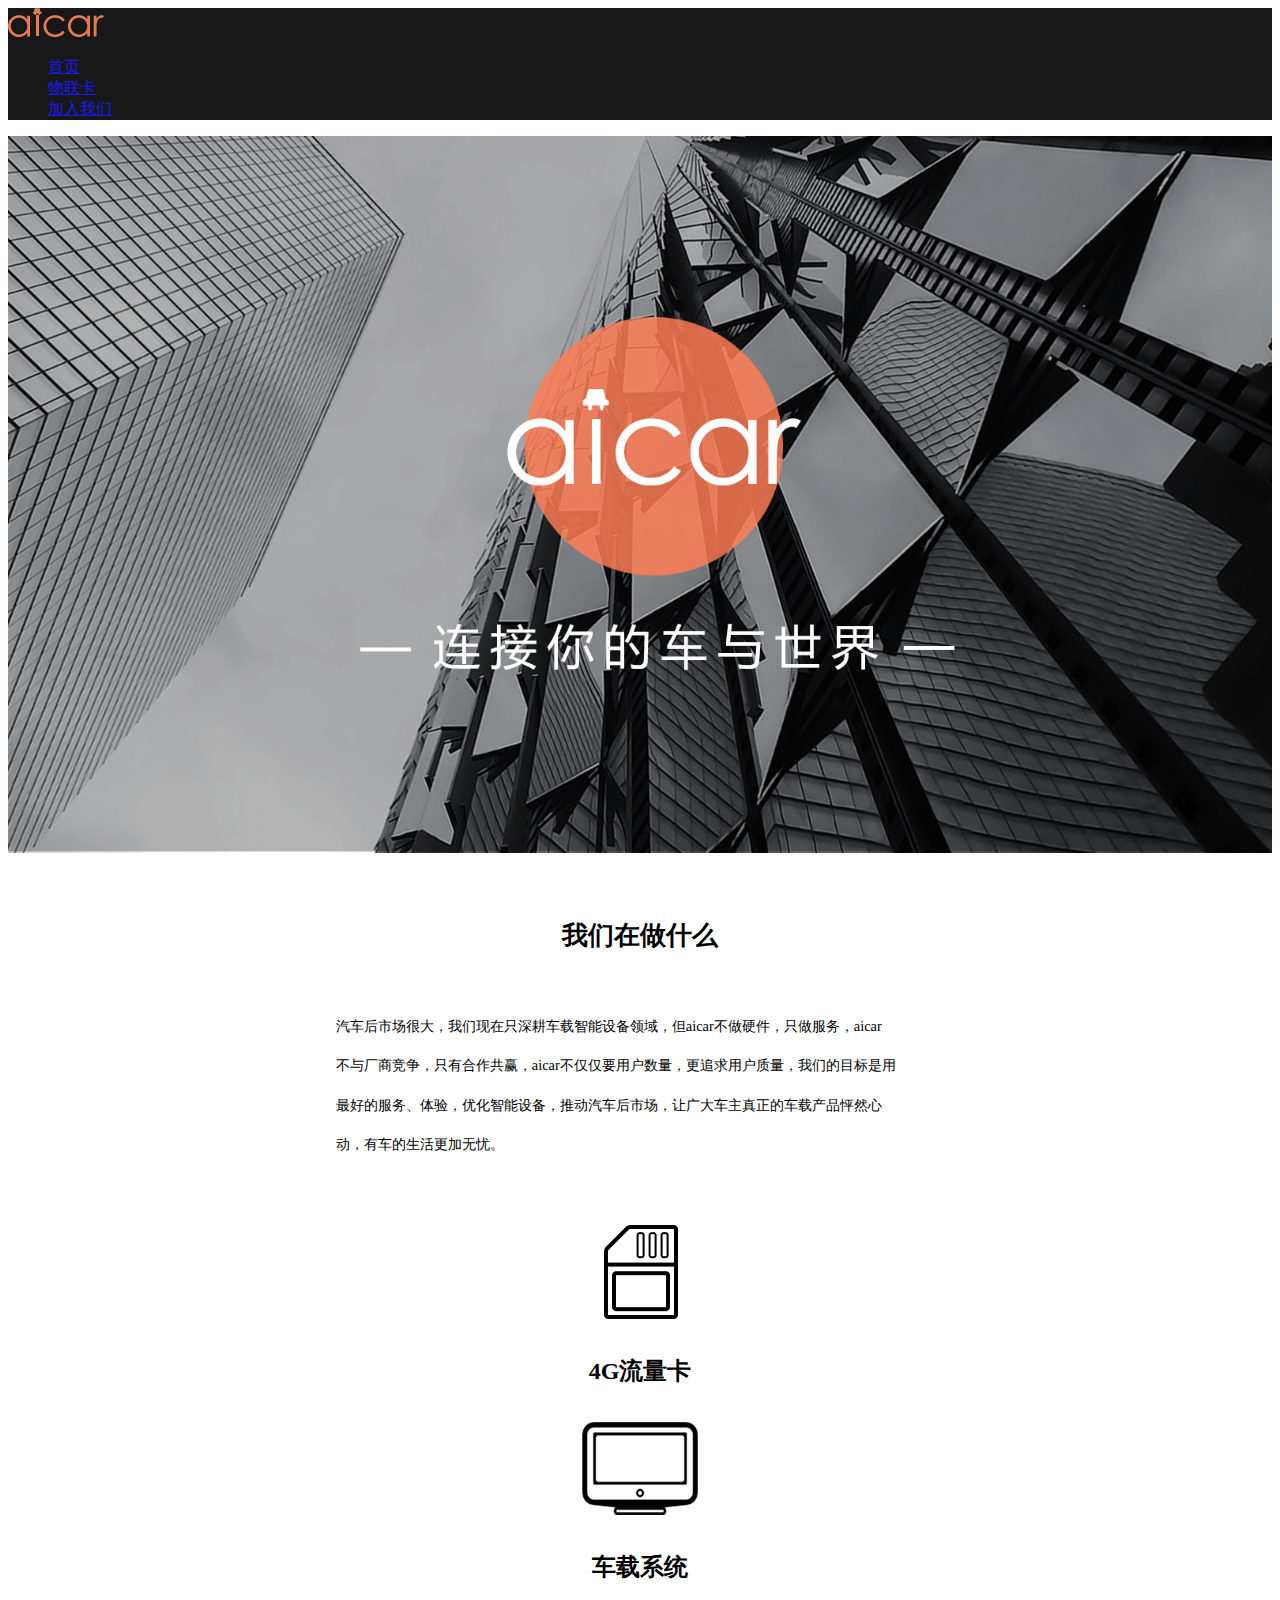
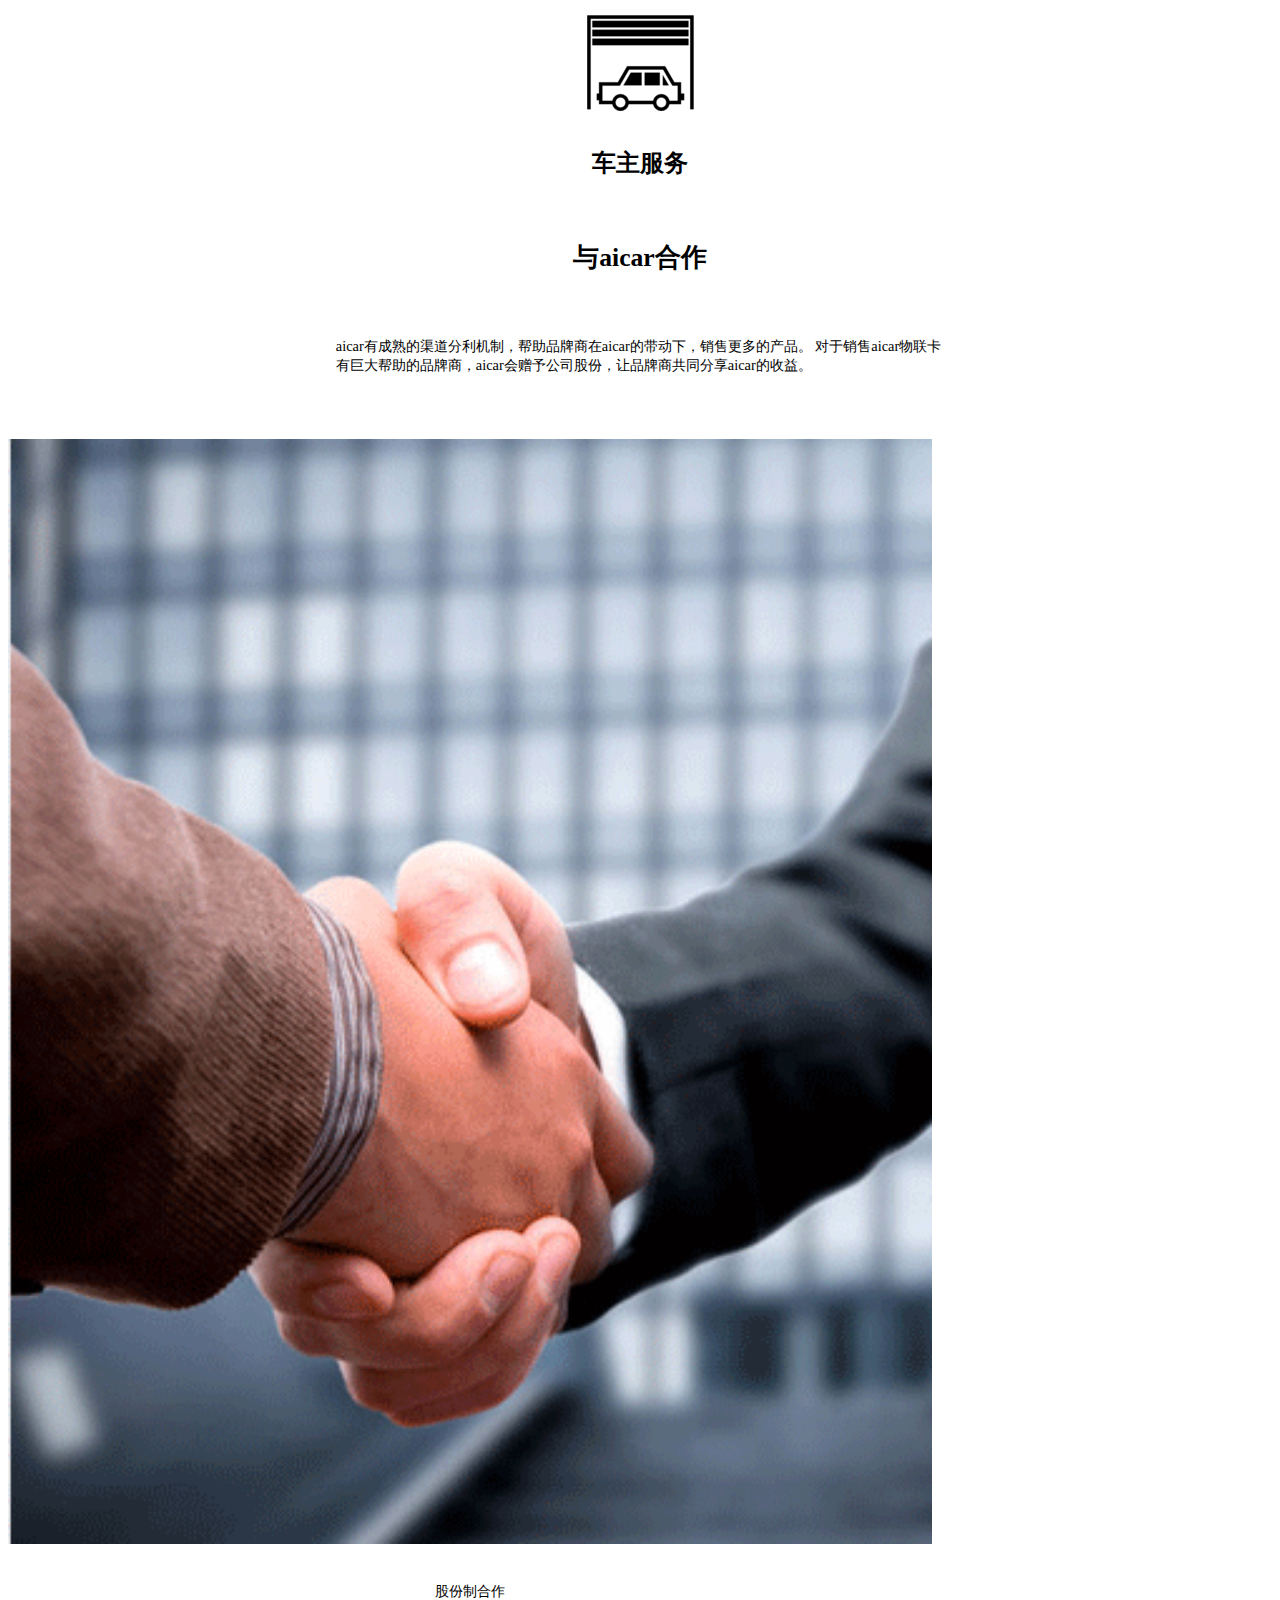
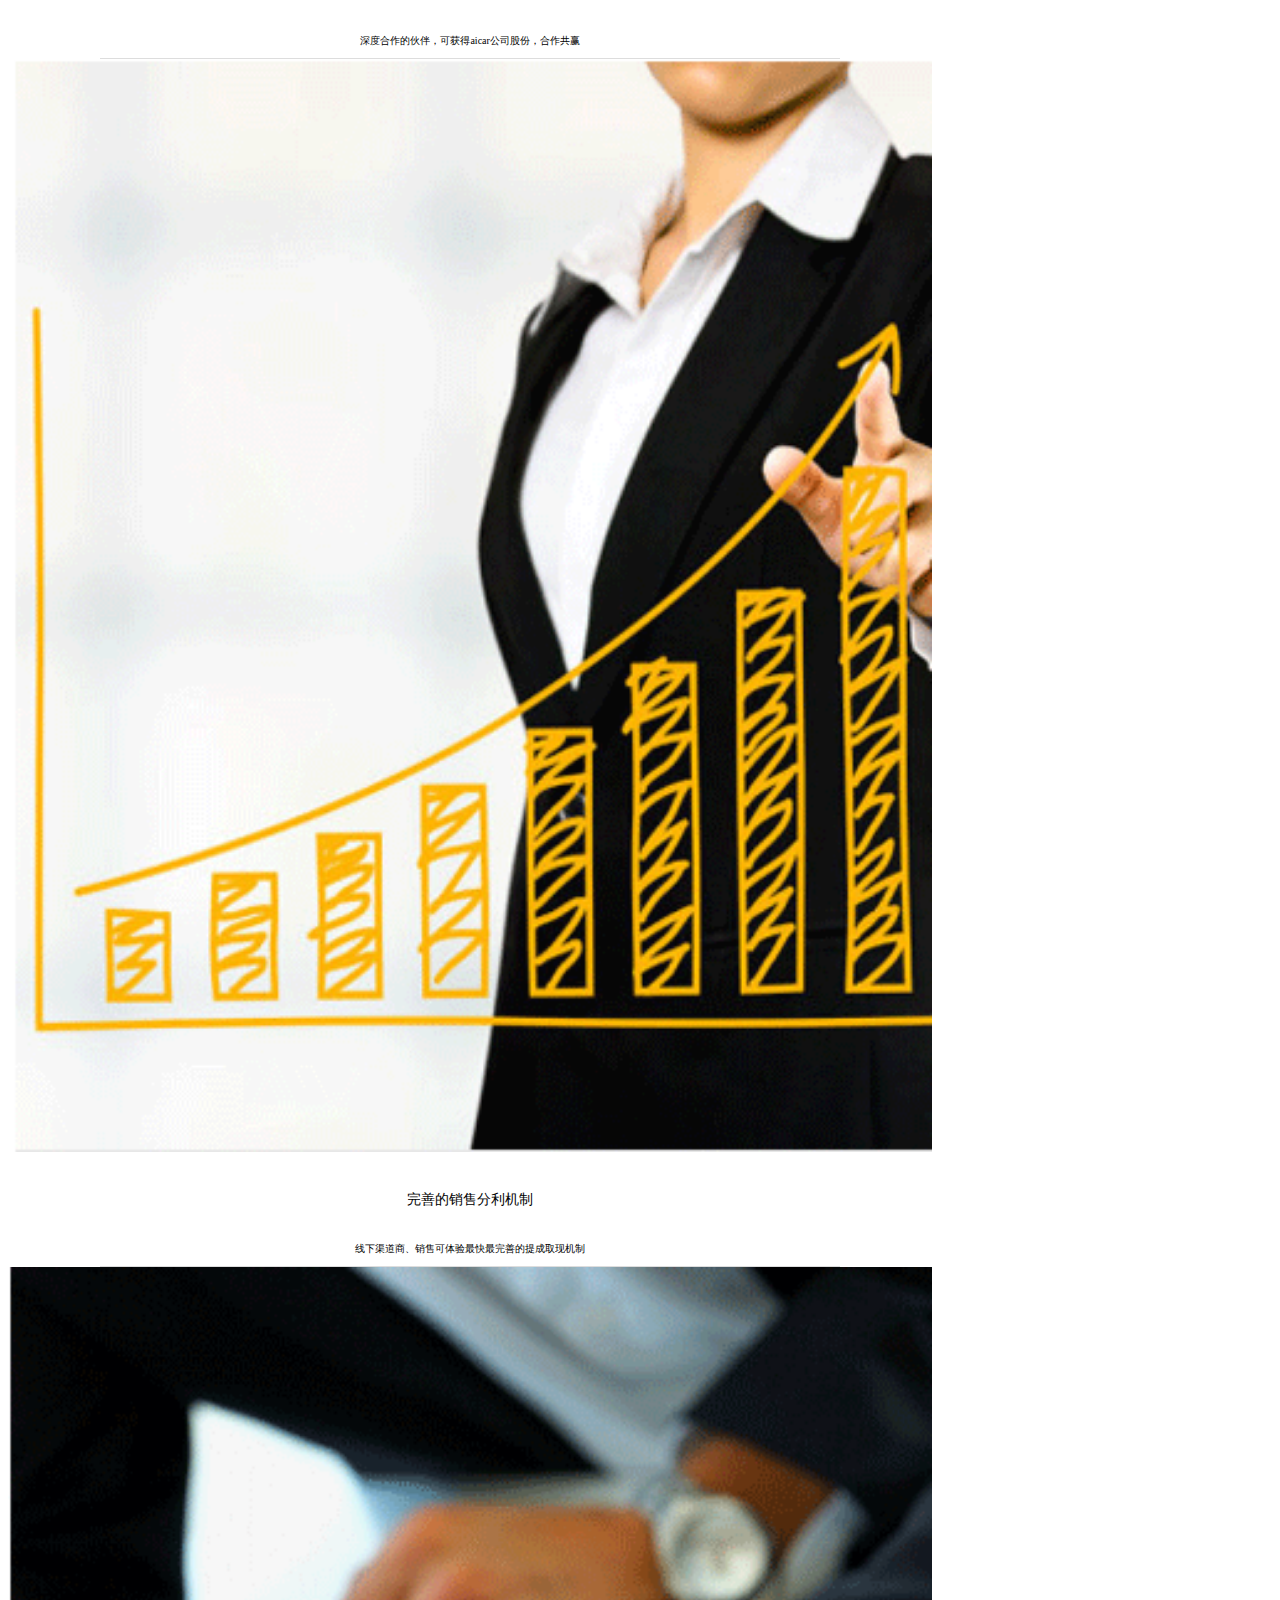
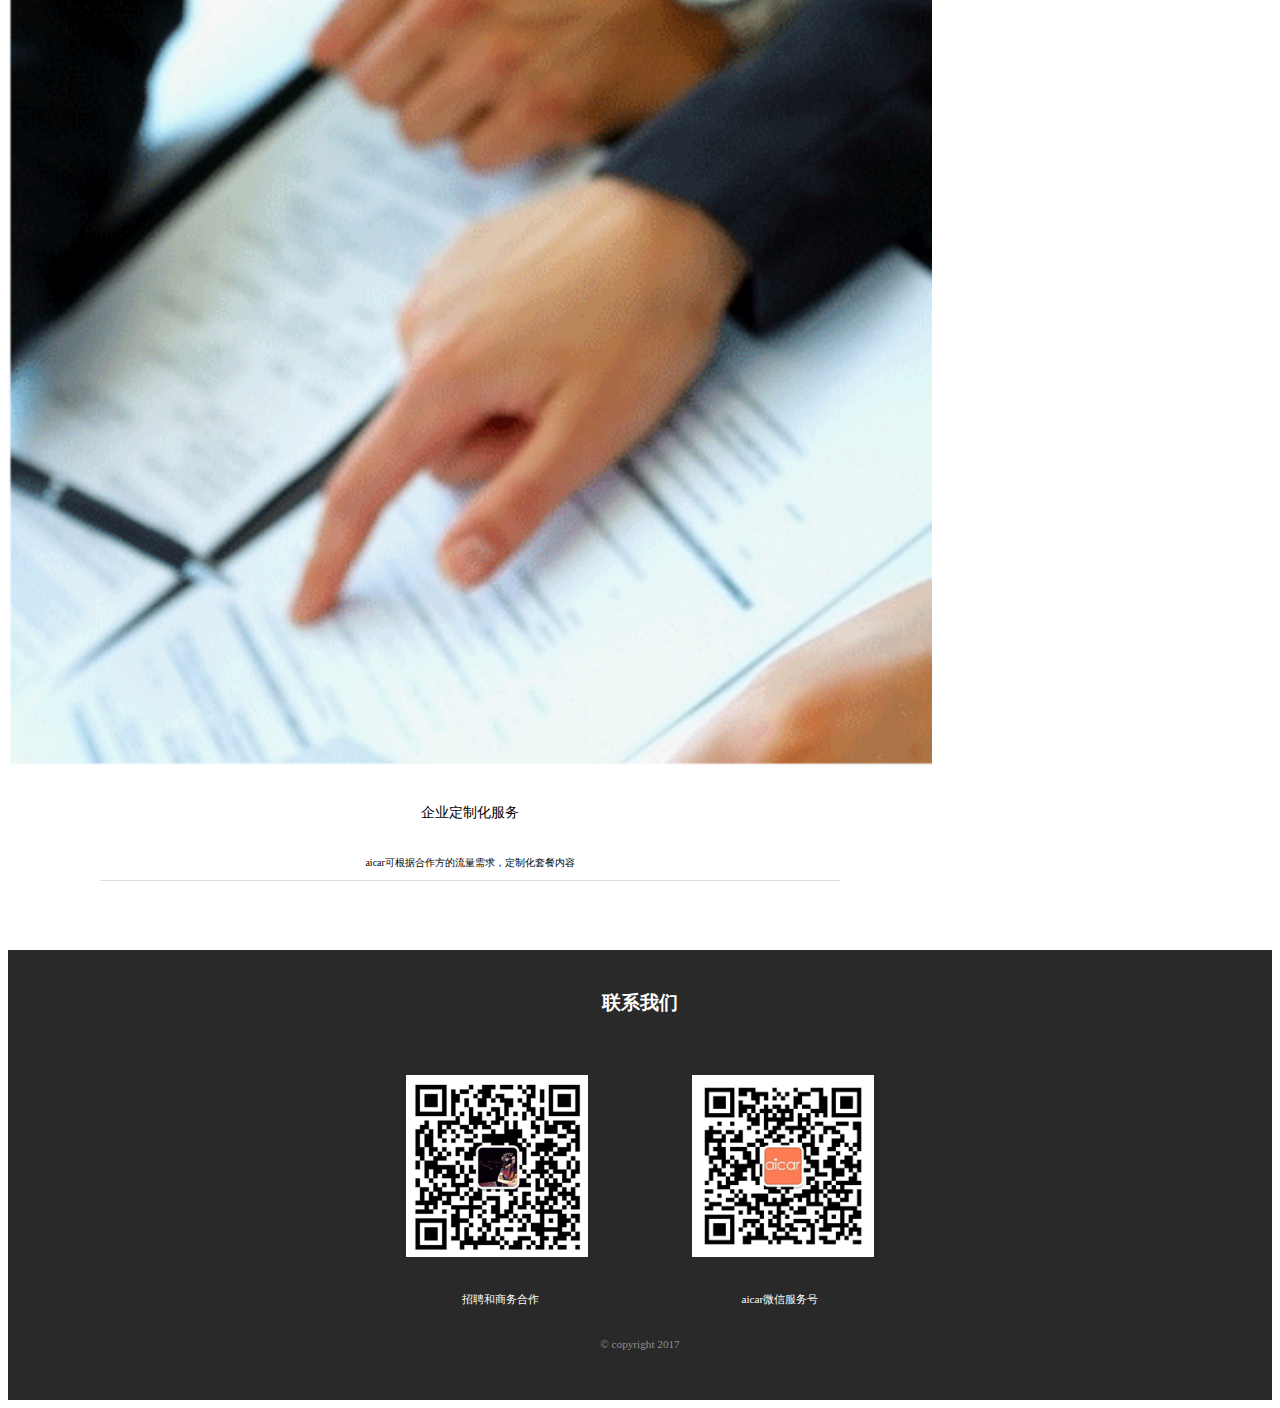
<file: bus/src/main/webapp/index.html>
<!DOCTYPE html>
<html lang="en">
<head>
    <meta charset="UTF-8">
    <title>aicar-专注车载物联卡</title>
    <link rel="stylesheet" href="http://cdn.static.runoob.com/libs/bootstrap/3.3.7/css/bootstrap.min.css">
    <link rel="stylesheet" href="css/xcc.css">
    <link rel="shortcut icon" href="img/easyicon.ico" type="image/x-icon" />
</head>
<style type="text/css">

</style>
<body>

<nav class="navbar navbar-fixed-top   navbar-inverse" role="navigation" style="background:#000; opacity: 0.9;">

<div class="navbar-header">
      <img src="img/aicar.png" class="navbar-brand">
    </div>
    
    <div>
	            <ul class="nav navbar-nav">
	                <li class="active">
	                    <a id="index"  href="http://www.xccnet.com/index.html">首页</a>
	                </li>
	                 <li>
	                    <a id="index"  href="http://www.xccnet.com/aicar.html">物联卡</a>
	                </li>
	                <li>
	                    <a id="addMe"  href="http://www.xccnet.com/addMe.html">加入我们</a>
	                </li> 
				</ul>
	</div>
	</nav>




    <div class="head">
        <img src="img/head_img.png">
    </div>
    
    <div class="list_1">
        <div class="container warp">
            <h2>我们在做什么</h2>
            <div class="row warp_font" >
                <div>
                    <p>汽车后市场很大，我们现在只深耕车载智能设备领域，但aicar不做硬件，只做服务，aicar</p>
                    <p>不与厂商竞争，只有合作共赢，aicar不仅仅要用户数量，更追求用户质量，我们的目标是用</p>
                    <p>最好的服务、体验，优化智能设备，推动汽车后市场，让广大车主真正的车载产品怦然心</p>
                    <p>动，有车的生活更加无忧。</p>
                </div>
            </div>
        </div>
    </div>
    
    <div class="row">
        
        <div class="col-sm-3 col-xs-3 center">
        </div>
        
        <div class="col-sm-2 col-xs-2 center">
        <img src="img/4G.png">
        <h2>4G流量卡</h2>
        </div>
        
        <div class="col-sm-2 col-xs-2 center">
        <img src="img/system.png">
        <h2>车载系统</h2>
        </div>
        
        <div class="col-sm-2 col-xs-2 center">
        <img src="img/car.png">
        <h2>车主服务</h2>
        </div>
        
        <div class="col-sm-3 col-xs-3 center">
        </div>
        
        </div>
        
         <!--  <div class="list_1" style="background-color:#cccccc;margin-top:50px;   ">
        <div class="container warp" style="">
            <h2>我们的团队</h2>
         <div class="row warp_font" >
                <div>
                    <p>aicar团队目前处于早期阶段。团队核心成员均来自小米、高通等软硬件佼佼领域的公司。现在</p>
                    <p>加入aicar，你将与我们一同搭上高速发展的列车，一起挑战行业不可能。有时候，选择大于努</p>
                    <p>力，有志的你为何不来aicar看看？</p>
                </div>
            </div>   
        </div>
    </div>
    
   
    <div  style="background-color:#cccccc;">
    <div class="row">
        <div class="col-sm-3 col-xs-3">
        </div>
        
        <div class="col-sm-4 col-xs-4" align="right">
        <img src="img/work4.png" class="img-responsive">
        </div>
        <div class="col-sm-2 col-xs-2">
        <img src="img/work2_1.png" class="img-responsive">
         <br/>
        <img src="img/work2_2.png" class="img-responsive">
        </div>
        
        <div class="col-sm-3 col-xs-3 ">
        </div>
     </div>
    <div style="min-height:100px;background-color:#cccccc; " class="row"></div>
    </div> -->
    

   <!--  <div class="list_1">
        <div class="container warp">
            <h2>关于aicar</h2>
            <div class="row warp_font" >
                <div>
                    <p>aicar是专注于提供车载物联网流量服务的运营商。也是目前在车联网行业，唯一基于中国移动运营
                        商网络提供包年服务的服务商。
                    </p>
                    <p>aicar为车主提供最人性化的操作体验，清晰的流量套餐，以及可靠的售后服务。对于合作方，aicar
                        具有极具吸引力的合作模式，抱着以服务为本的心态，为企业定制化套餐内容，提供完善的技术支持与平台管理。帮助合作方的产品获得客户的满意。</p>
                </div>
            </div>
        </div>

    </div>

    <div class="list_2">
        <div class="container warp">
            <h2>aicar SIM卡</h2>
            <p>与众不同，品牌与品质的结合</p>
            <div class="row list_2_img" >
                <div class="col-sm-4 col-xs-4 center">
                    <img src="img/move_left.png">
                    <h6>小米移动</h6>
                    <p>aicar是小米公司旗下小米移动的代理商，依托小米移动杰出的运营能力，提供持久、可靠的服务，让合作方无后顾之忧。
                    </p>
                </div>

         <div class="col-sm-4 col-xs-4 center"></div>

    <div class="col-sm-4 col-xs-4 center">
                    <img src="img/move_right.png">
                    <h6>中国移动</h6>
                    <p>aicar的SIM卡基于中国移动提供网络服务，具有信号强，覆盖率高的优势，针对车辆行车地方偏范围广等特点，提供更好的服务支持。
                    </p>
                </div>
            </div>
        </div>
    </div>

    <div class="list_3">
        <div class="container list_3_warp">
            <h2>套餐介绍</h2>
            <p>aicar卡支持普通流量使用、wifi热点共享、媒体内容播放、车载应用安装等工能。在不同的流量套餐的基础上，对用户开放适合其消费的内容。</p>
            <p>aicar为营运车辆及网约车提供特殊流量计划。</p>
            <div class="row" >
                <div class="col-sm-2 col-xs-2 ">
                    <img src="img/introduce_left.png">
                </div>
                <div class="col-sm-10 col-xs-10 list_3_font">
                    <h6>标准年费套餐</h6>
                    <div>198元/年</div>
                    <p>普通流量无限制·赠送wifi热点100M·不支持视频</p>
                </div>
            </div>
            <div class="row" >
                <div class="col-sm-2 col-xs-2 ">
                    <img src="img/introduce_right.png">
                </div>
                <div class="col-sm-10 col-xs-10 list_3_font">
                    <h6>尊享年费套餐</h6>
                    <div>598元/年</div>
                    <p>普通流量无限制·wifi热点共享无限制·视频畅享无限制</p>
                </div>
            </div>
        </div>
    </div>

    <div class="list_4">
        <div class="container list_3_warp">
            <h2>金融计划</h2>
            <p>aicar与智能设备品牌商、金融贷款方联合推出充流量送设备的消费模式。客户只需按月充值流量，即可免费获得智能硬件设备。</p>
            <div class="row" >
                <div class="col-sm-8 col-sm-offset-2 col-xs-8 col-xs-offset-2">
                    <img src="img/pan_img.png">
                </div>
            </div>
            </div>

        </div>

    <div class="list_5">
        <div class="list_3_warp">
            <h2>与aicar合作</h2>
            <p>aicar有成熟的渠道分利机制，帮助品牌商在aicar的带动下，销售更多的产品。
                对于销售aicar物联卡有巨大帮助的品牌商，aicar会赠予公司股份，让品牌商共同分享aicar的收益。</p>
        </div>
        <div class="container list_5_warp">
            <div class="row" >
                <div class="col-sm-4 col-xs-4 ">
                    <img src="img/list_5_1.png">
                    <h6>股份制合作</h6>
                    <p>深度合作的伙伴，可获得aicar公司股份，合作共赢</p>
                    <span></span>
                </div>
                <div class="col-sm-4 col-xs-4 ">
                    <img src="img/list_5_2.png">
                    <h6>完善的销售分利机制</h6>
                    <p>线下渠道商、销售可体验最快最完善的提成取现机制</p>
                    <span></span>
                </div>
                <div class="col-sm-4 col-xs-4 ">
                    <img src="img/list_5_3.png">
                    <h6>企业定制化服务</h6>
                    <p>aicar可根据合作方的流量需求，定制化套餐内容</p>
                    <span></span>
                </div>
            </div>
        </div>

    </div> -->
    
    <div class="list_5">
        <div class="list_3_warp">
            <h2>与aicar合作</h2>
            <p>aicar有成熟的渠道分利机制，帮助品牌商在aicar的带动下，销售更多的产品。
                对于销售aicar物联卡有巨大帮助的品牌商，aicar会赠予公司股份，让品牌商共同分享aicar的收益。</p>
        </div>
        <div class="container list_5_warp">
            <div class="row" >
                <div class="col-sm-4 col-xs-4 ">
                    <img src="img/list_5_1.png">
                    <h6>股份制合作</h6>
                    <p>深度合作的伙伴，可获得aicar公司股份，合作共赢</p>
                    <span></span>
                </div>
                <div class="col-sm-4 col-xs-4 ">
                    <img src="img/list_5_2.png">
                    <h6>完善的销售分利机制</h6>
                    <p>线下渠道商、销售可体验最快最完善的提成取现机制</p>
                    <span></span>
                </div>
                <div class="col-sm-4 col-xs-4 ">
                    <img src="img/list_5_3.png">
                    <h6>企业定制化服务</h6>
                    <p>aicar可根据合作方的流量需求，定制化套餐内容</p>
                    <span></span>
                </div>
            </div>
        </div>

    </div>
    
    
   <div class="foot">
        <h3>联系我们</h3>
     
        <img src="img/erweima.png">
        <img src="img/foot_img.png"  style="margin-left:100px; ">
        
        <p>
        <font>招聘和商务合作</font> 
        <font style="margin-left:200px;">aicar微信服务号 </font>
        </p>
        <div>© copyright 2017</div>
    </div>


</body>
<script src="js/fitScren.js"></script>
</html>
</file>
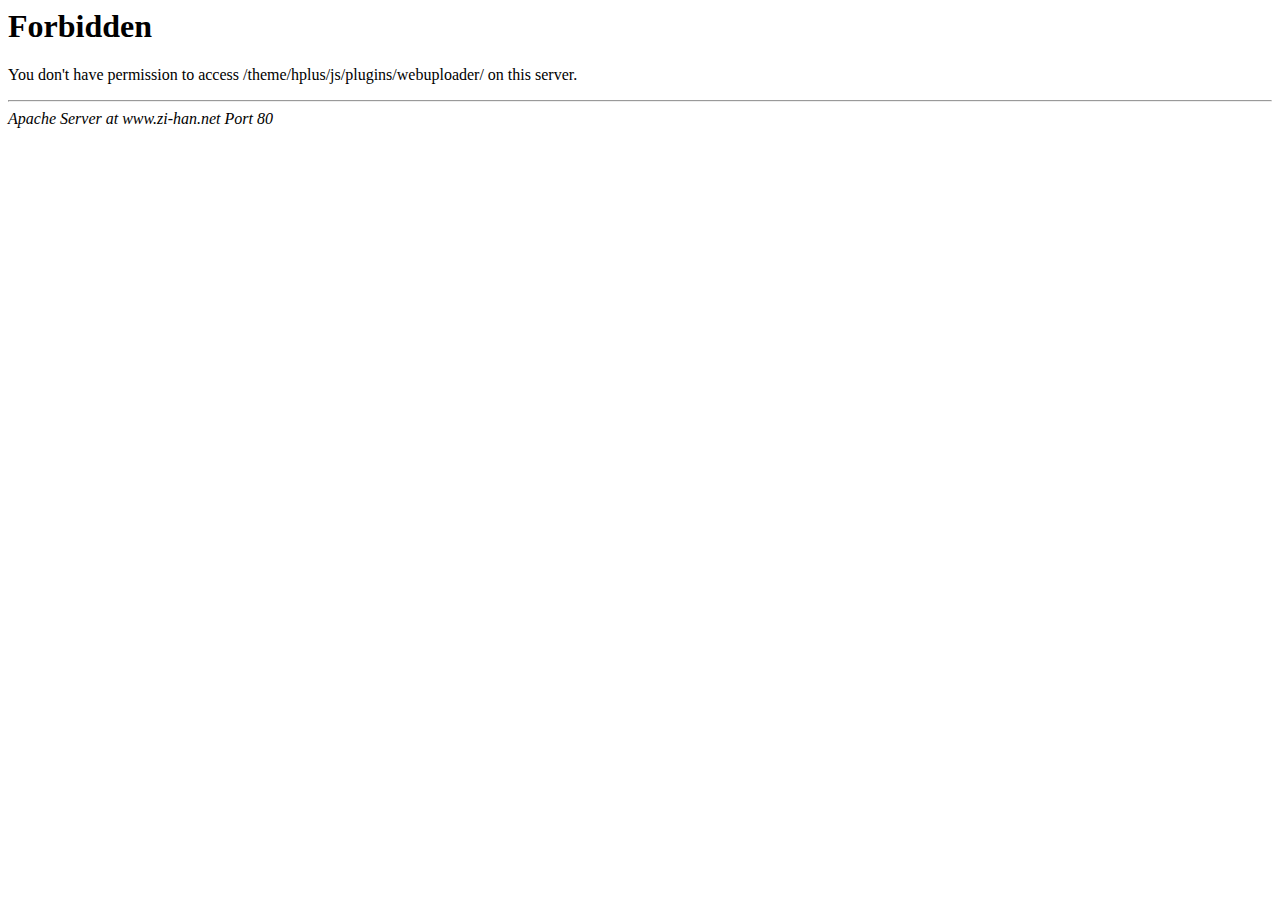
<file: bus/src/main/webapp/hplus/js/plugins/webuploader/index.html>
<!DOCTYPE HTML PUBLIC "-//IETF//DTD HTML 2.0//EN">
<html><head>
<title>403 Forbidden</title>
</head><body>
<h1>Forbidden</h1>
<p>You don't have permission to access /theme/hplus/js/plugins/webuploader/
on this server.</p>
<hr>
<address>Apache Server at www.zi-han.net Port 80</address>
</body></html>
</file>
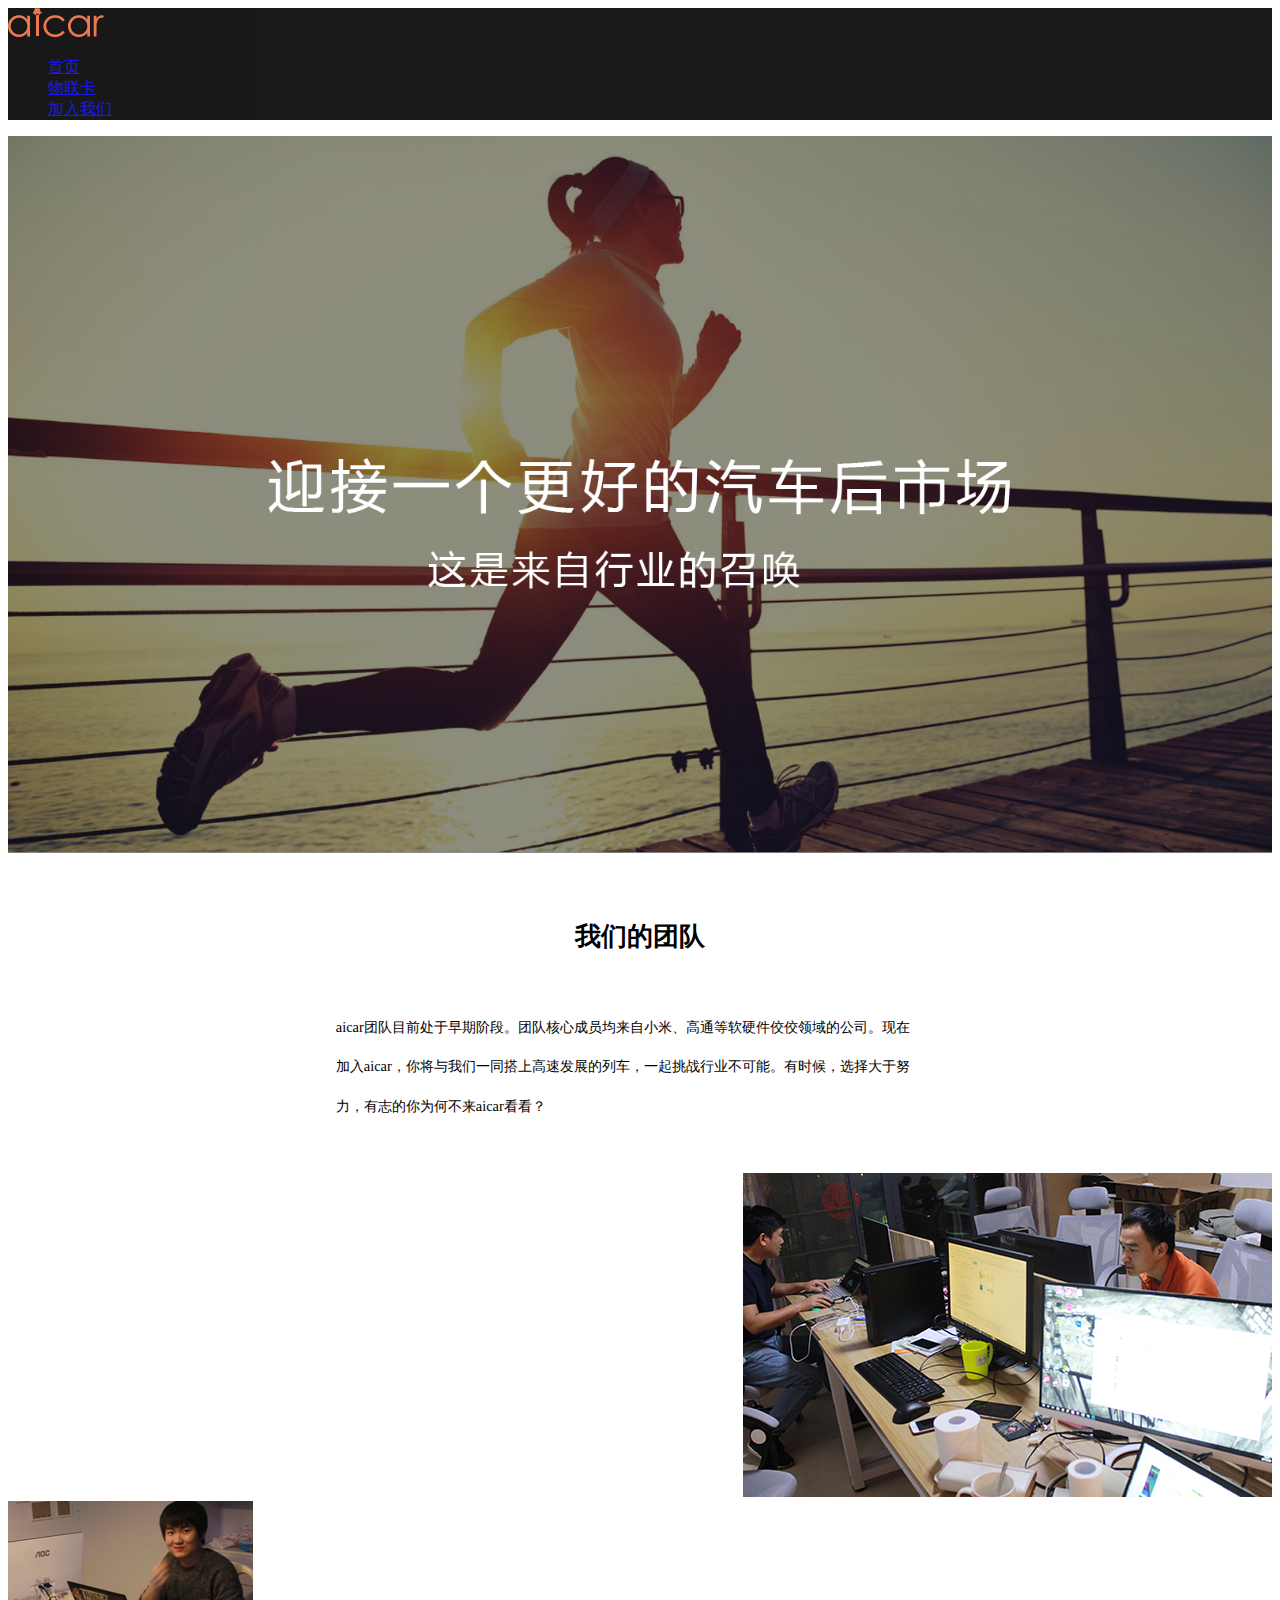
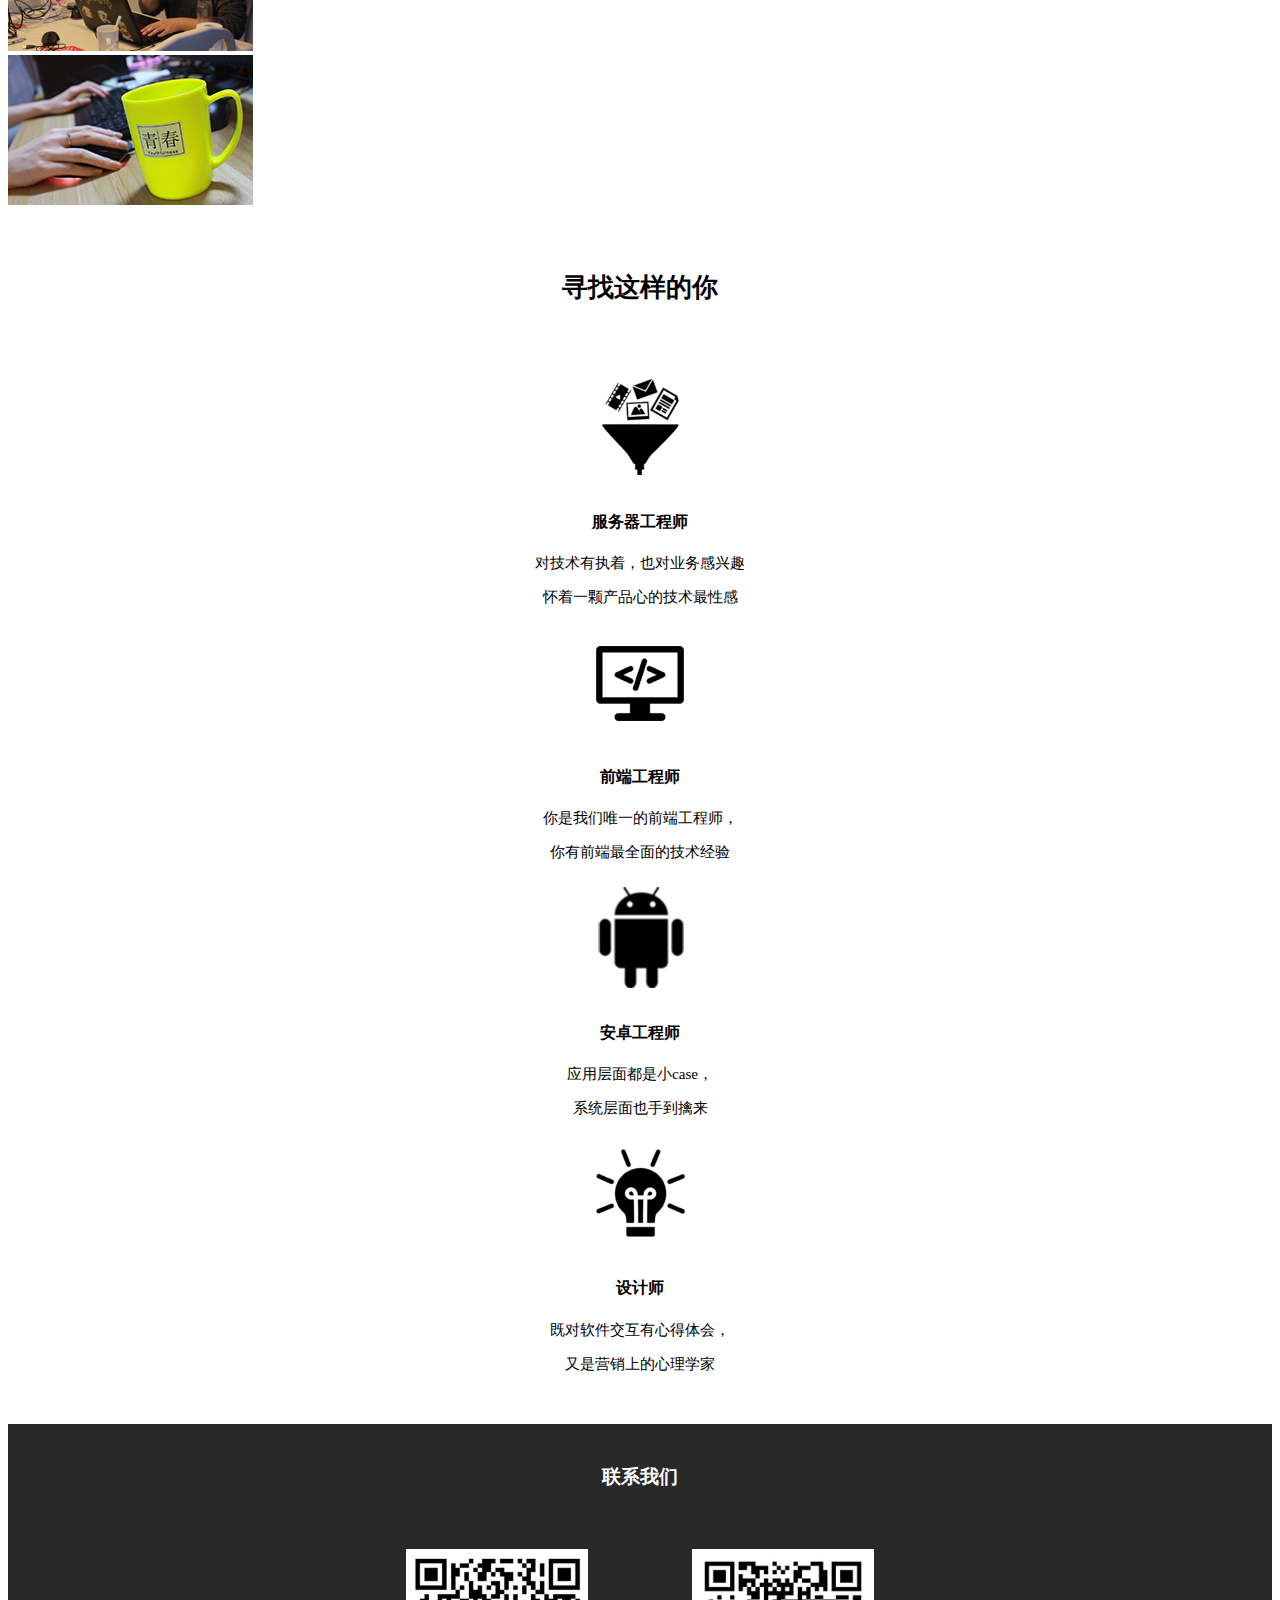
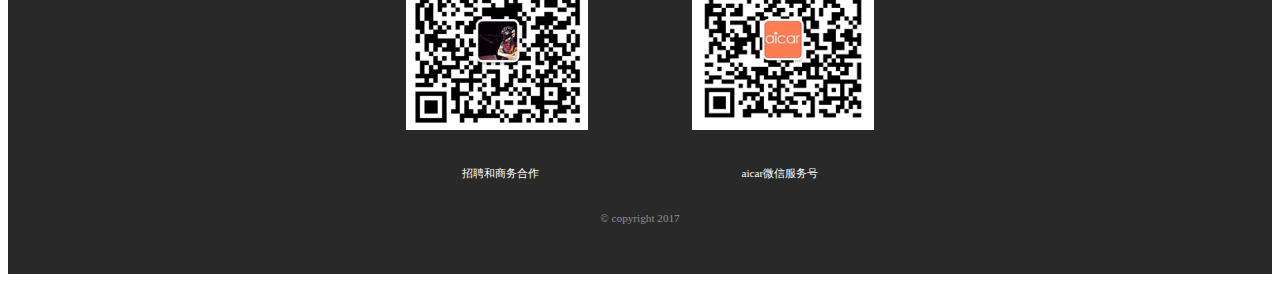
<file: bus/src/main/webapp/addMe.html>
<!DOCTYPE html>
<html lang="en">
<head>
    <meta charset="UTF-8">
    <title>aicar-专注车载物联卡</title>
    <link rel="stylesheet" href="http://cdn.static.runoob.com/libs/bootstrap/3.3.7/css/bootstrap.min.css">
    <link rel="stylesheet" href="css/xcc.css">
    <link rel="shortcut icon" href="img/easyicon.ico" type="image/x-icon" />
</head>
<style type="text/css">

</style>
<body>

<nav class="navbar navbar-fixed-top   navbar-inverse" role="navigation" style="background:#000; opacity: 0.9;">

<div class="navbar-header">
      <img src="img/aicar.png" class="navbar-brand">
    </div>
    
    <div>
	            <ul class="nav navbar-nav">
	                <li>
	                    <a id="index"  href="http://www.xccnet.com/index.html">首页</a>
	                </li>
	                  <li>
	                    <a id="aicar"  href="http://www.xccnet.com/aicar.html">物联卡</a>
	                </li>
	                <li class="active">
	                    <a id="addMe"  href="http://www.xccnet.com/addMe.html">加入我们</a>
	                </li> 
				</ul>
	</div>
	</nav>




    <div class="head">
        <img src="img/run.png">
    </div>

<!--     <div class="list_1">
        <div class="container warp">
            <h2>我们在做什么</h2>
            <div class="row warp_font" >
                <div>
                    <p>汽车后市场很大，我们现在只深耕车载智能设备领域，但aicar不做硬件，只做服务，aicar</p>
                    <p>不与厂商竞争，只有合作共赢，aicar不仅仅要用户数量，更追求用户质量，我们的目标是用</p>
                    <p>最好的服务、体验，优化智能设备，推动汽车后市场，让广大车主真正的车载产品怦然心</p>
                    <p>动，有车的生活更加无忧。</p>
                </div>
            </div>
        </div>
    </div>
    
    <div class="row">
        
        <div class="col-sm-3 col-xs-3 center">
        </div>
        
        <div class="col-sm-2 col-xs-2 center">
        <img src="img/4G.png">
        <h2>4G流量卡</h2>
        </div>
        
        <div class="col-sm-2 col-xs-2 center">
        <img src="img/system.png">
        <h2>车载系统</h2>
        </div>
        
        <div class="col-sm-2 col-xs-2 center">
        <img src="img/car.png">
        <h2>车主服务</h2>
        </div>
        
        <div class="col-sm-3 col-xs-3 center">
        </div>
        
        </div> -->

    <div class="list_1">
        <div class="container warp" style="">
            <h2>我们的团队</h2>
         <div class="row warp_font" >
                <div>
                    <p>aicar团队目前处于早期阶段。团队核心成员均来自小米、高通等软硬件佼佼领域的公司。现在</p>
                    <p>加入aicar，你将与我们一同搭上高速发展的列车，一起挑战行业不可能。有时候，选择大于努</p>
                    <p>力，有志的你为何不来aicar看看？</p>
                </div>
            </div>   
        </div>
    </div>
    <div class="row">
        <div class="col-sm-3 col-xs-3">
        </div>
        
        <div class="col-sm-4 col-xs-4" align="right">
        <img src="img/work4.png" class="img-responsive">
        </div>
        <div class="col-sm-2 col-xs-2">
        <img src="img/work2_1.png" class="img-responsive">
         <br/>
        <img src="img/work2_2.png" class="img-responsive">
        </div>
        
        <div class="col-sm-3 col-xs-3 ">
        </div>
     </div>

    <div class="list_3">
        <div class="container list_3_warp">
            <h2>寻找这样的你</h2>
        </div>
    </div>

    <div class="row" style=" ">
     <div class="col-sm-2 col-xs-2 center">
     </div>
     
      <div class="col-sm-2 col-xs-2 center" style=" ">
      <img src="img/java.png">
      <h4 align="center">服务器工程师</h4>
      <p style="font-size:15px;text-align:center; " >对技术有执着，也对业务感兴趣</p>
      <p style="font-size:15px;text-align:center; "> 怀着一颗产品心的技术最性感</p>
        </div>
        
        
         <div class="col-sm-2 col-xs-2 center">
         <img src="img/web.png">
         <h4 align="center">前端工程师</h4>
      <p style="font-size:15px;text-align:center; ">你是我们唯一的前端工程师，</p>
      <p style="font-size:15px;text-align:center; ">你有前端最全面的技术经验</p>
        </div>
        
        
         <div class="col-sm-2 col-xs-2 center">
         <img src="img/android.png">
         <h4 style=" ">安卓工程师</h4>
      <p style="font-size:15px;text-align:center; ">应用层面都是小case，</p>
      <p style="font-size:15px;text-align:center; ">系统层面也手到擒来</p>
        </div>
        
         <div class="col-sm-2 col-xs-2 center">
         <img src="img/design.png">
         <h4>设计师</h4>
      <p style="font-size:15px;text-align:center; ">既对软件交互有心得体会，</p>
      <p style="font-size:15px;text-align:center; ">又是营销上的心理学家</p>
        </div>
     
     <div class="col-sm-2 col-xs-2"></div>
     
    </div>
   
    <div class="foot" style="margin-top:50px; ">
        <h3>联系我们</h3>
     
        <img src="img/erweima.png">
        <img src="img/foot_img.png"  style="margin-left:100px; ">
        
        <p>
        <font>招聘和商务合作</font> 
        <font style="margin-left:200px;">aicar微信服务号 </font>
        </p>
        <div>© copyright 2017</div>
    </div>


</body>
<script src="js/fitScren.js"></script>
</html>
</file>
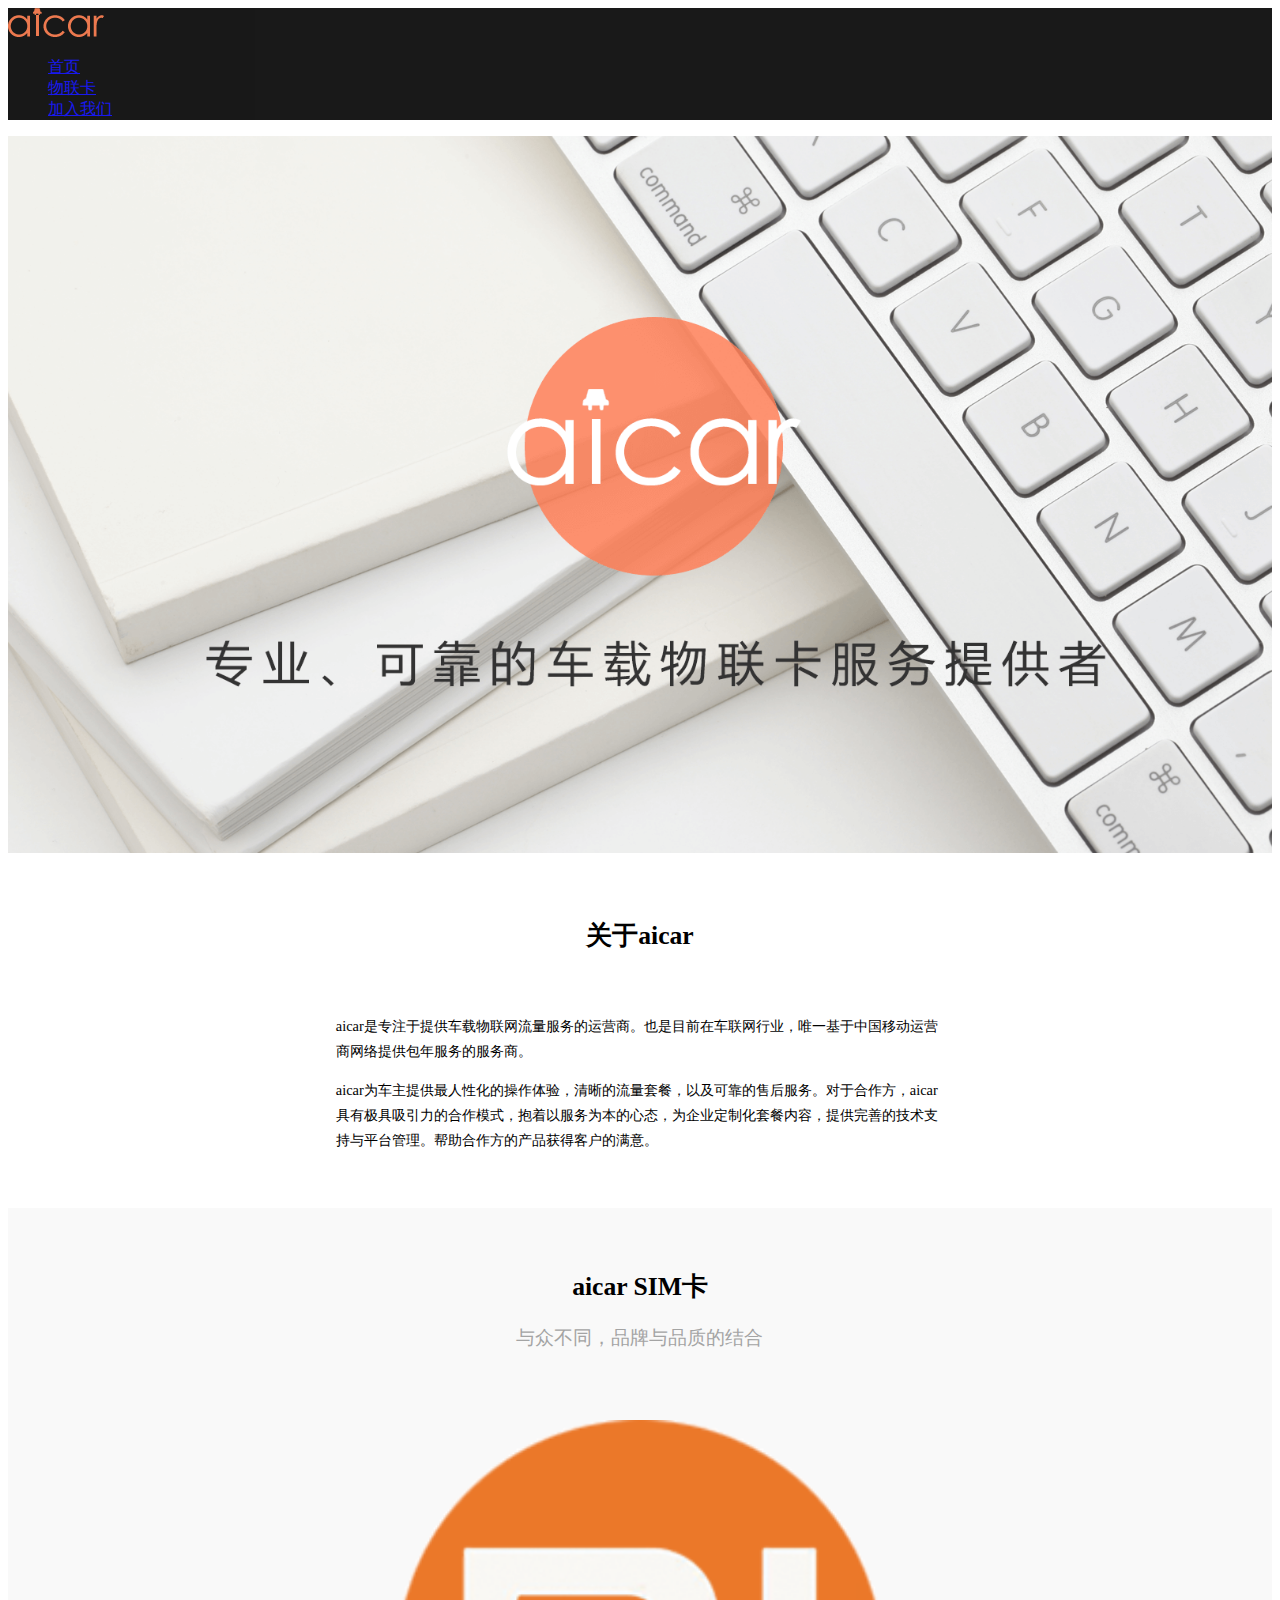
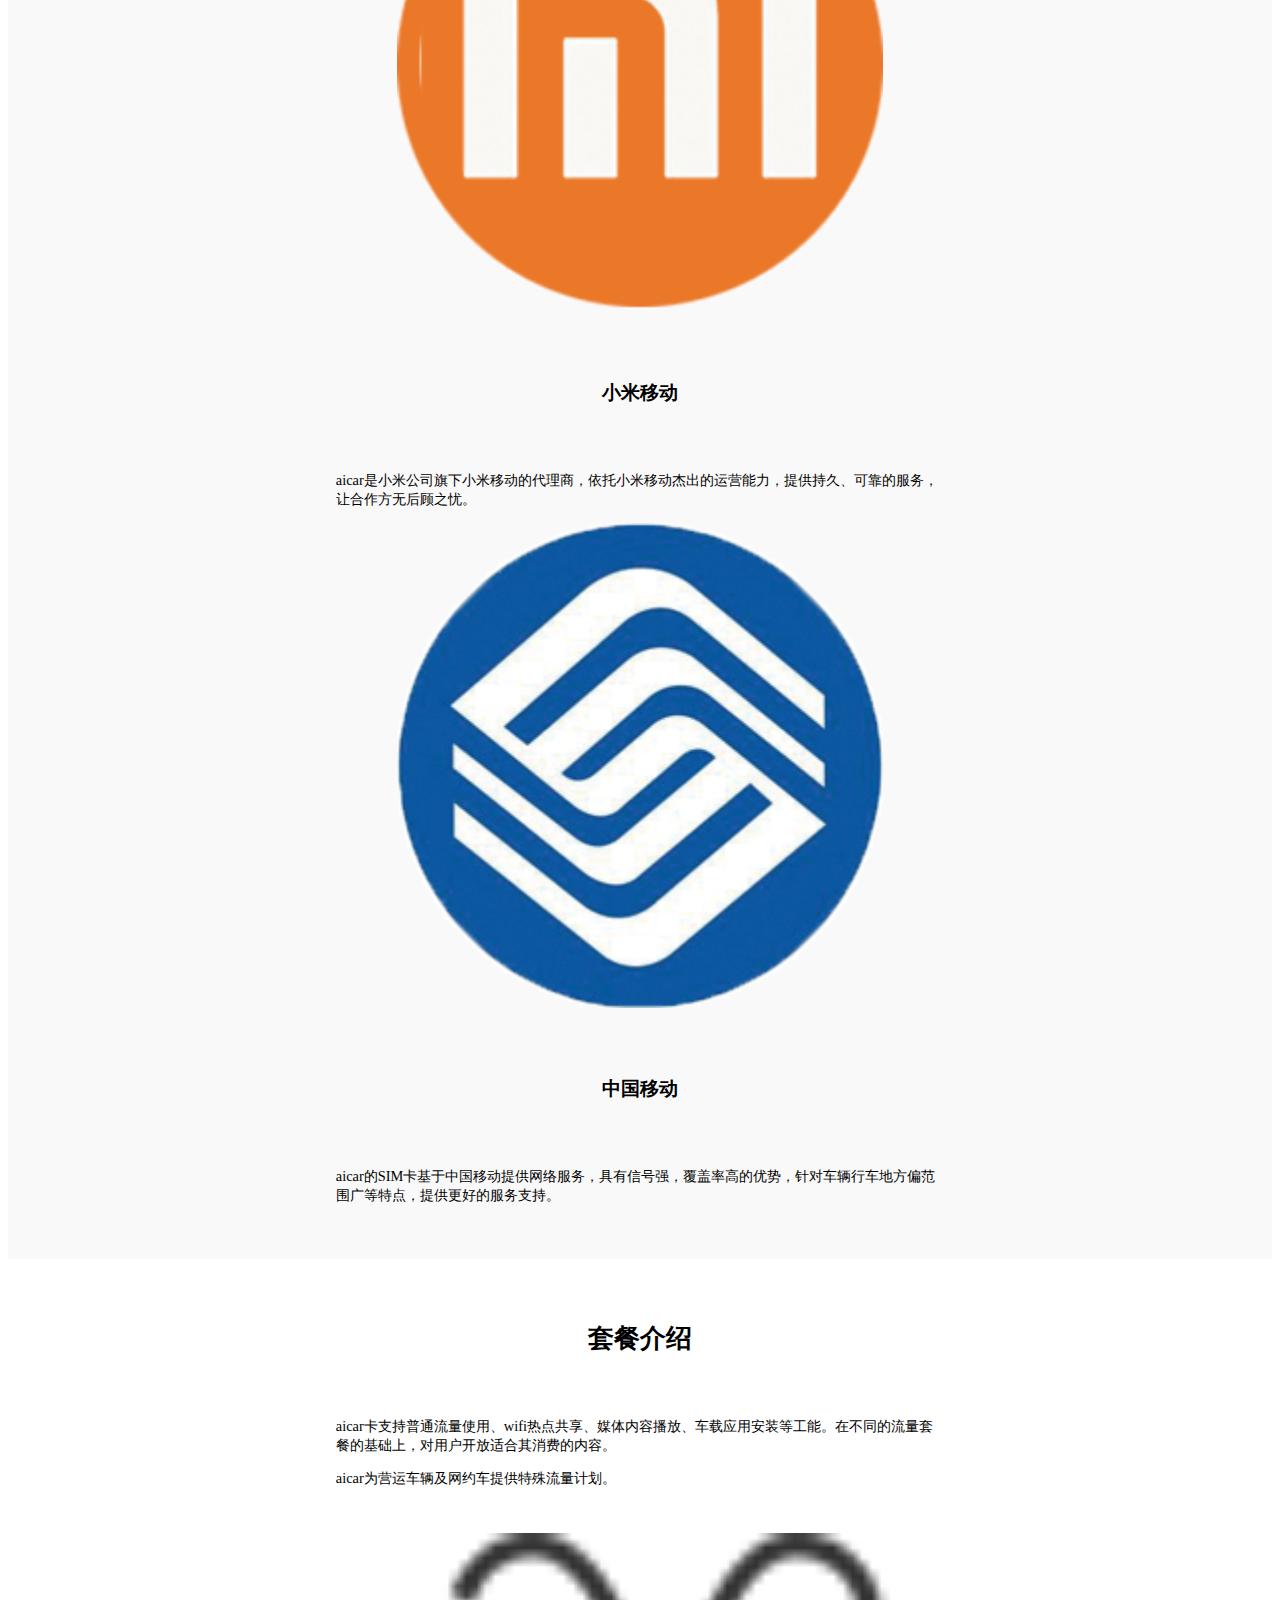
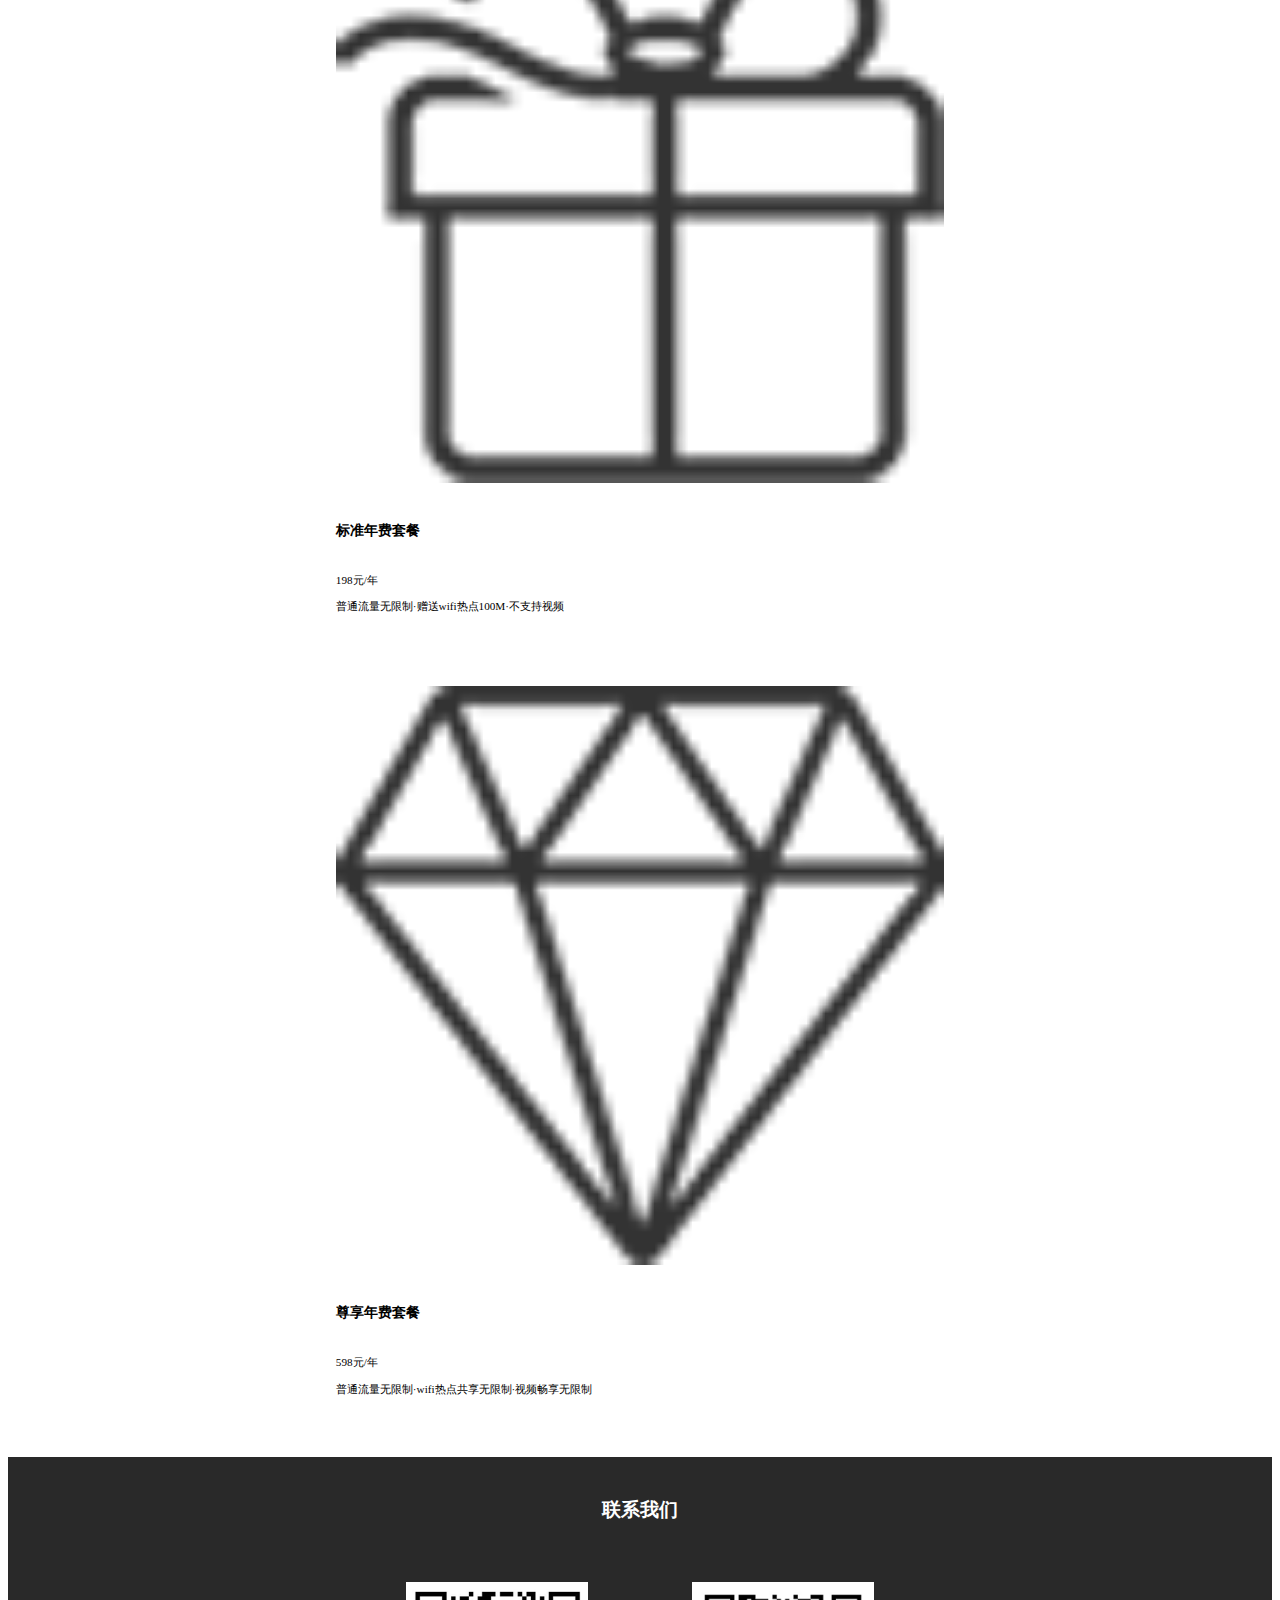
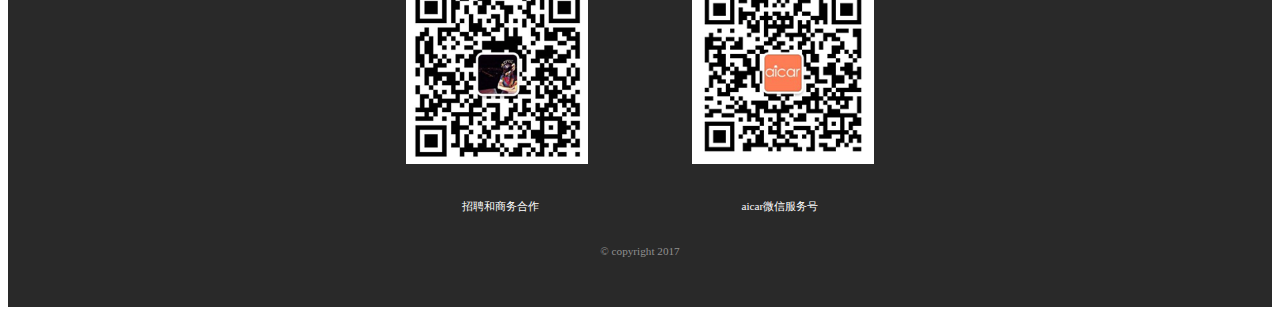
<file: bus/src/main/webapp/aicar.html>
<!DOCTYPE html>
<html lang="en">
<head>
    <meta charset="UTF-8">
    <title>aicar-专注车载物联卡</title>
    <link rel="stylesheet" href="http://cdn.static.runoob.com/libs/bootstrap/3.3.7/css/bootstrap.min.css">
    <link rel="stylesheet" href="css/xcc.css">
    <link rel="shortcut icon" href="img/easyicon.ico" type="image/x-icon" />
</head>
<style type="text/css">

</style>
<body>

<nav class="navbar navbar-fixed-top   navbar-inverse" role="navigation" style="background:#000; opacity: 0.9;">

<div class="navbar-header">
      <img src="img/aicar.png" class="navbar-brand">
    </div>
    
    <div>
	            <ul class="nav navbar-nav">
	                <li>
	                    <a id="index"  href="http://www.xccnet.com/index.html">首页</a>
	                </li>
	                 <li class="active">
	                    <a id="aicar"  href="http://www.xccnet.com/aicar.html">物联卡</a>
	                </li>
	                <li>
	                    <a id="addMe"  href="http://www.xccnet.com/addMe.html">加入我们</a>
	                </li> 
				</ul>
	</div>
	</nav>




    <div class="head">
        <img src="img/wulianka.png">
    </div> 

  <div class="list_1">
        <div class="container warp">
            <h2>关于aicar</h2>
            <div class="row warp_font" >
                <div>
                    <p>aicar是专注于提供车载物联网流量服务的运营商。也是目前在车联网行业，唯一基于中国移动运营
                        商网络提供包年服务的服务商。
                    </p>
                    <p>aicar为车主提供最人性化的操作体验，清晰的流量套餐，以及可靠的售后服务。对于合作方，aicar
                        具有极具吸引力的合作模式，抱着以服务为本的心态，为企业定制化套餐内容，提供完善的技术支持与平台管理。帮助合作方的产品获得客户的满意。</p>
                </div>
            </div>
        </div>

    </div>

    <div class="list_2">
        <div class="container warp">
            <h2>aicar SIM卡</h2>
            <p>与众不同，品牌与品质的结合</p>
            <div class="row list_2_img" >
                <div class="col-sm-4 col-xs-4 center">
                    <img src="img/move_left.png">
                    <h6>小米移动</h6>
                    <p>aicar是小米公司旗下小米移动的代理商，依托小米移动杰出的运营能力，提供持久、可靠的服务，让合作方无后顾之忧。
                    </p>
                </div>

         <div class="col-sm-4 col-xs-4 center"></div>

    <div class="col-sm-4 col-xs-4 center">
                    <img src="img/move_right.png">
                    <h6>中国移动</h6>
                    <p>aicar的SIM卡基于中国移动提供网络服务，具有信号强，覆盖率高的优势，针对车辆行车地方偏范围广等特点，提供更好的服务支持。
                    </p>
                </div>
            </div>
        </div>
    </div>

    <div class="list_3">
        <div class="container list_3_warp">
            <h2>套餐介绍</h2>
            <p>aicar卡支持普通流量使用、wifi热点共享、媒体内容播放、车载应用安装等工能。在不同的流量套餐的基础上，对用户开放适合其消费的内容。</p>
            <p>aicar为营运车辆及网约车提供特殊流量计划。</p>
            <div class="row" >
                <div class="col-sm-2 col-xs-2 ">
                    <img src="img/introduce_left.png">
                </div>
                <div class="col-sm-10 col-xs-10 list_3_font">
                    <h6>标准年费套餐</h6>
                    <div>198元/年</div>
                    <p>普通流量无限制·赠送wifi热点100M·不支持视频</p>
                </div>
            </div>
            <div class="row" >
                <div class="col-sm-2 col-xs-2 ">
                    <img src="img/introduce_right.png">
                </div>
                <div class="col-sm-10 col-xs-10 list_3_font">
                    <h6>尊享年费套餐</h6>
                    <div>598元/年</div>
                    <p>普通流量无限制·wifi热点共享无限制·视频畅享无限制</p>
                </div>
            </div>
        </div>
    </div>
 
   <div class="foot">
        <h3>联系我们</h3>
     
        <img src="img/erweima.png">
        <img src="img/foot_img.png"  style="margin-left:100px; ">
        
        <p>
        <font>招聘和商务合作</font> 
        <font style="margin-left:200px;">aicar微信服务号 </font>
        </p>
        <div>© copyright 2017</div>
    </div>


</body>
<script src="js/fitScren.js"></script>
</html>
</file>
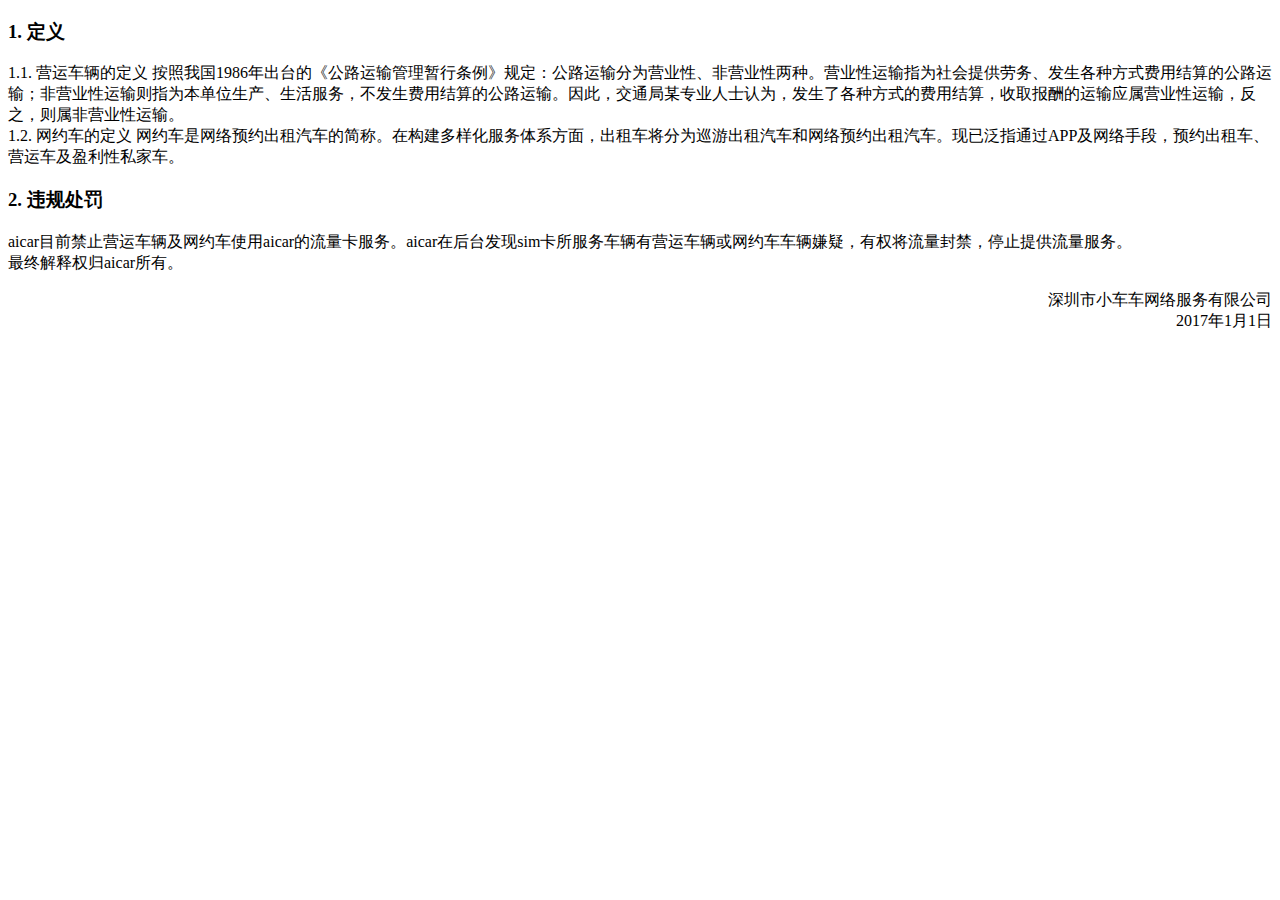
<file: bus/src/main/webapp/limiteCar.html>
<!DOCTYPE html>
<html>
<head>
<meta charset="UTF-8">
<title>运营车辆及网约车限制</title>
</head>
<body>
<h3>1.	定义</h1>
1.1.	营运车辆的定义
按照我国1986年出台的《公路运输管理暂行条例》规定：公路运输分为营业性、非营业性两种。营业性运输指为社会提供劳务、发生各种方式费用结算的公路运输；非营业性运输则指为本单位生产、生活服务，不发生费用结算的公路运输。因此，交通局某专业人士认为，发生了各种方式的费用结算，收取报酬的运输应属营业性运输，反之，则属非营业性运输。
<br>
1.2.	网约车的定义
网约车是网络预约出租汽车的简称。在构建多样化服务体系方面，出租车将分为巡游出租汽车和网络预约出租汽车。现已泛指通过APP及网络手段，预约出租车、营运车及盈利性私家车。
<h3>2.	违规处罚</h3>
aicar目前禁止营运车辆及网约车使用aicar的流量卡服务。aicar在后台发现sim卡所服务车辆有营运车辆或网约车车辆嫌疑，有权将流量封禁，停止提供流量服务。
<br>
最终解释权归aicar所有。
<br>
<p style="text-align:right;">
	深圳市小车车网络服务有限公司
	<br>
    2017年1月1日
</p>





</body>
</html>
</file>
<file: bus/src/main/webapp/css/xcc.css>
.head>img{width: 100%;}
.warp{width: 48.125%;margin: 0 auto;}
.warp>h2{text-align: center;font-size: 1.6rem}
.warp>p{text-align: center;font-size: 1.2rem;color: #a4a4a4;padding-bottom:50px; }
.list_1{width: 100%;padding: 40px 0;}
.list_1 h2{padding-bottom: 40px;}
.list_1 p{font-size: 0.9rem;line-height: 25px;}
.list_2{width: 100%;background-color: #f9f9f9;padding: 40px 0;}
.list_2_img img{width: 80%;}
.list_2_img h6{text-align: center;font-size: 1.2rem;padding:  20px 0;}
.center{text-align: center;}
.list_3_warp{width: 48.125%;margin: 0 auto;}
.list_3_warp>p{font-size: 0.9rem;}
.center p{text-align: left;font-size: 0.9rem;}
.list_3 h2{text-align: center;font-size: 1.6rem;}
.list_3>div>h2{padding: 40px 0;}
.list_3>div>div{padding: 30px 0;}
.list_3 img{width: 100%;}
.list_3 h6{font-size: 0.9rem;font-weight: 600;}
.list_3_font div, p{font-size: 0.7rem}

.list_4{width: 100%;background-color:#f9f9f9; }
.list_4 img{width: 100%;padding: 40px 0; }
.list_4 h2{text-align: center;padding: 40px 0;font-size:1.6rem }
.list_5 h2{text-align: center;padding: 40px 0;font-size: 1.6rem}
.list_5 img{width: 100%}
.list_5_warp{width: 73.125%;padding-bottom: 50px;}
.list_5_warp h6{font-size: 0.9rem;font-weight: 500;text-align: center;}
.list_5_warp p{font-size: 10px;text-align: center;}
.list_5 .list_3_warp p{padding-bottom: 50px;font-size: 0.9rem;}
.list_5_warp span{display: block;width: 80%;margin: 0 auto;border-top: 1px solid #ddd;}
.foot{background-color: #292929;text-align: center;color: #fff;}
.foot img{width: 14.375%;}
.foot h3{padding: 40px 0;font-size: 1.2rem}
.foot p{padding: 20px 0;font-size: 0.7rem}
.foot div{color: #909090;padding-bottom: 50px;font-size: 0.7rem}
</file>
